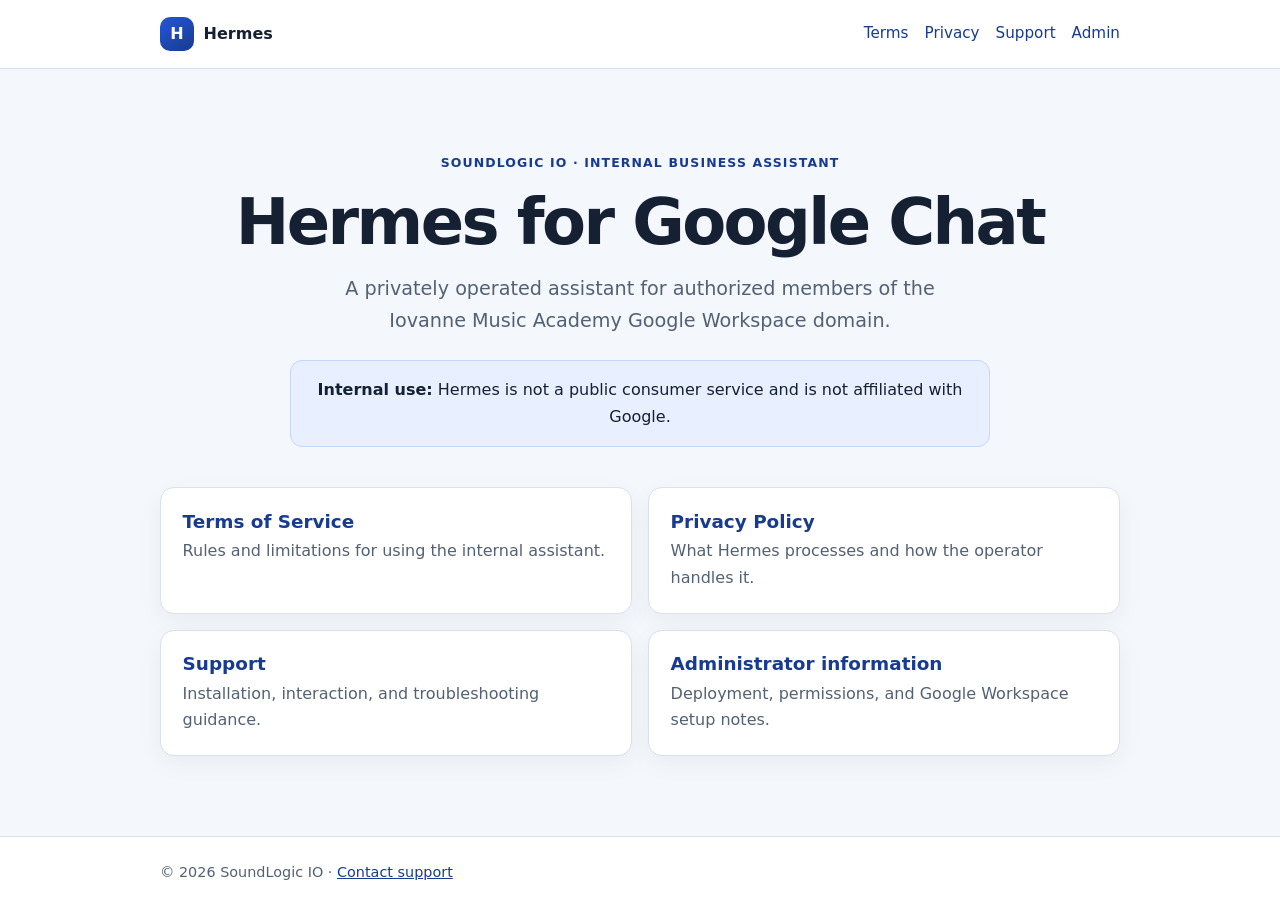
<file: index.html>
<!doctype html>
<html lang="en">
  <head>
    <meta charset="utf-8">
    <meta name="viewport" content="width=device-width, initial-scale=1">
    <meta name="description" content="Terms, privacy, support, and administrator information for the Hermes Google Chat app.">
    <title>Hermes for Google Chat</title>
    <link rel="stylesheet" href="styles.css">
  </head>
  <body>
    <header class="site-header">
      <div class="wrap header-inner">
        <a class="brand" href="./" aria-label="Hermes home"><span class="brand-mark">H</span><span>Hermes</span></a>
        <nav aria-label="Primary navigation">
          <a href="terms/">Terms</a>
          <a href="privacy/">Privacy</a>
          <a href="support/">Support</a>
          <a href="admin/">Admin</a>
        </nav>
      </div>
    </header>

    <main class="wrap page hero">
      <p class="eyebrow">SoundLogic IO · Internal business assistant</p>
      <h1>Hermes for Google Chat</h1>
      <p class="lead">A privately operated assistant for authorized members of the Iovanne Music Academy Google Workspace domain.</p>
      <div class="notice"><strong>Internal use:</strong> Hermes is not a public consumer service and is not affiliated with Google.</div>

      <section class="card-grid" aria-label="Documentation">
        <a class="card" href="terms/"><h2>Terms of Service</h2><p>Rules and limitations for using the internal assistant.</p></a>
        <a class="card" href="privacy/"><h2>Privacy Policy</h2><p>What Hermes processes and how the operator handles it.</p></a>
        <a class="card" href="support/"><h2>Support</h2><p>Installation, interaction, and troubleshooting guidance.</p></a>
        <a class="card" href="admin/"><h2>Administrator information</h2><p>Deployment, permissions, and Google Workspace setup notes.</p></a>
      </section>
    </main>

    <footer class="site-footer"><div class="wrap">© 2026 SoundLogic IO · <a href="mailto:michael@iovannemusicacademy.com">Contact support</a></div></footer>
  </body>
</html>
</file>
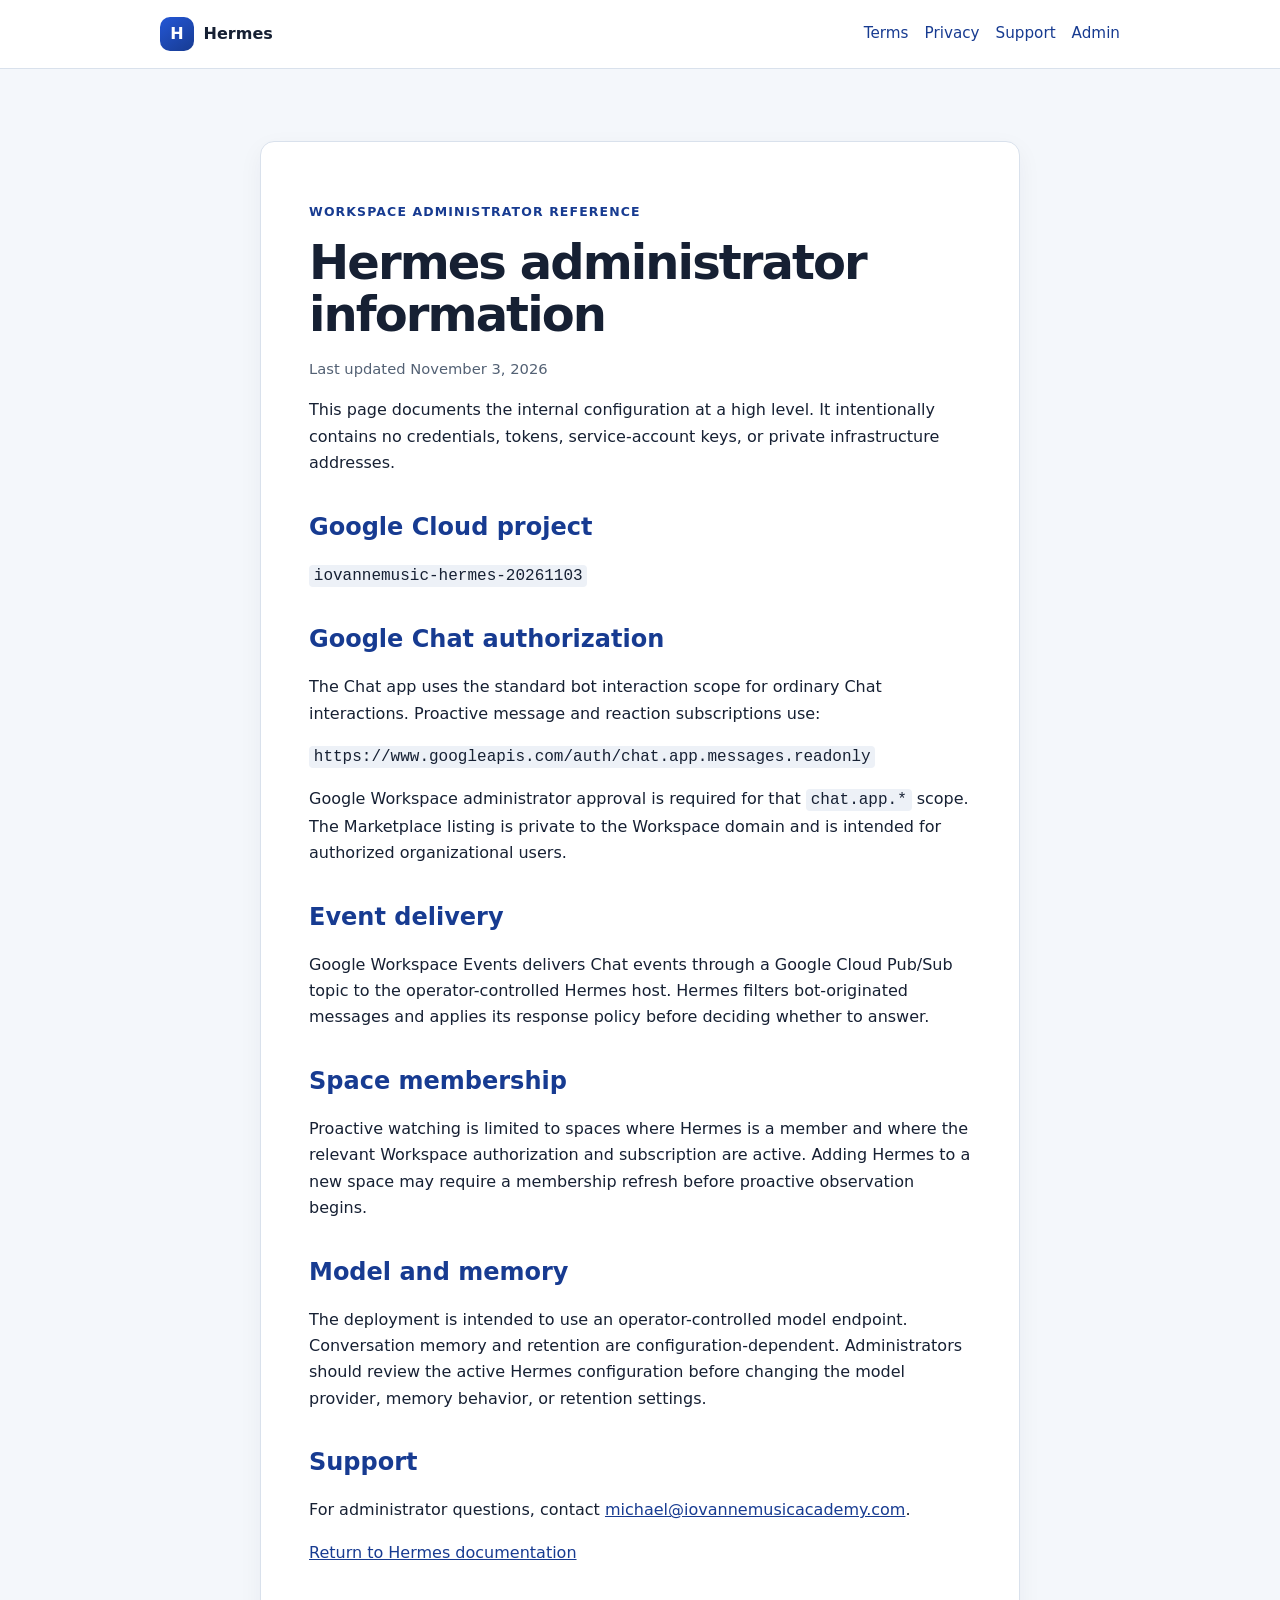
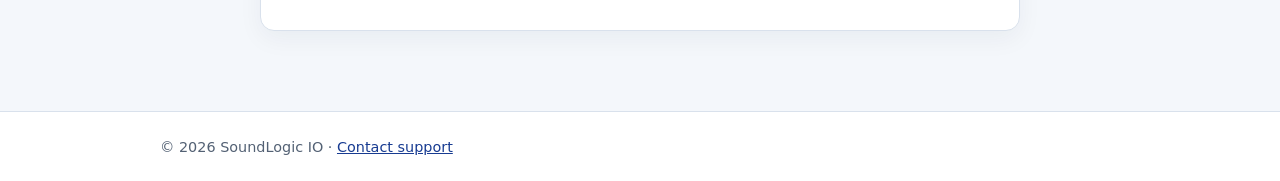
<file: admin/index.html>
<!doctype html>
<html lang="en">
  <head><meta charset="utf-8"><meta name="viewport" content="width=device-width, initial-scale=1"><meta name="description" content="Administrator information for the internal Hermes Google Chat app."><title>Administrator information · Hermes</title><link rel="stylesheet" href="../styles.css"></head>
  <body>
    <header class="site-header"><div class="wrap header-inner"><a class="brand" href="../"><span class="brand-mark">H</span><span>Hermes</span></a><nav aria-label="Primary navigation"><a href="../terms/">Terms</a><a href="../privacy/">Privacy</a><a href="../support/">Support</a><a href="../admin/">Admin</a></nav></div></header>
    <main class="wrap page"><article class="prose">
      <p class="eyebrow">Workspace administrator reference</p><h1>Hermes administrator information</h1><p class="meta">Last updated November 3, 2026</p>
      <p>This page documents the internal configuration at a high level. It intentionally contains no credentials, tokens, service-account keys, or private infrastructure addresses.</p>
      <h2>Google Cloud project</h2><p><code>iovannemusic-hermes-20261103</code></p>
      <h2>Google Chat authorization</h2><p>The Chat app uses the standard bot interaction scope for ordinary Chat interactions. Proactive message and reaction subscriptions use:</p><p><code>https://www.googleapis.com/auth/chat.app.messages.readonly</code></p><p>Google Workspace administrator approval is required for that <code>chat.app.*</code> scope. The Marketplace listing is private to the Workspace domain and is intended for authorized organizational users.</p>
      <h2>Event delivery</h2><p>Google Workspace Events delivers Chat events through a Google Cloud Pub/Sub topic to the operator-controlled Hermes host. Hermes filters bot-originated messages and applies its response policy before deciding whether to answer.</p>
      <h2>Space membership</h2><p>Proactive watching is limited to spaces where Hermes is a member and where the relevant Workspace authorization and subscription are active. Adding Hermes to a new space may require a membership refresh before proactive observation begins.</p>
      <h2>Model and memory</h2><p>The deployment is intended to use an operator-controlled model endpoint. Conversation memory and retention are configuration-dependent. Administrators should review the active Hermes configuration before changing the model provider, memory behavior, or retention settings.</p>
      <h2>Support</h2><p>For administrator questions, contact <a href="mailto:michael@iovannemusicacademy.com">michael@iovannemusicacademy.com</a>.</p>
      <p><a href="../">Return to Hermes documentation</a></p>
    </article></main>
    <footer class="site-footer"><div class="wrap">© 2026 SoundLogic IO · <a href="mailto:michael@iovannemusicacademy.com">Contact support</a></div></footer>
  </body>
</html>
</file>
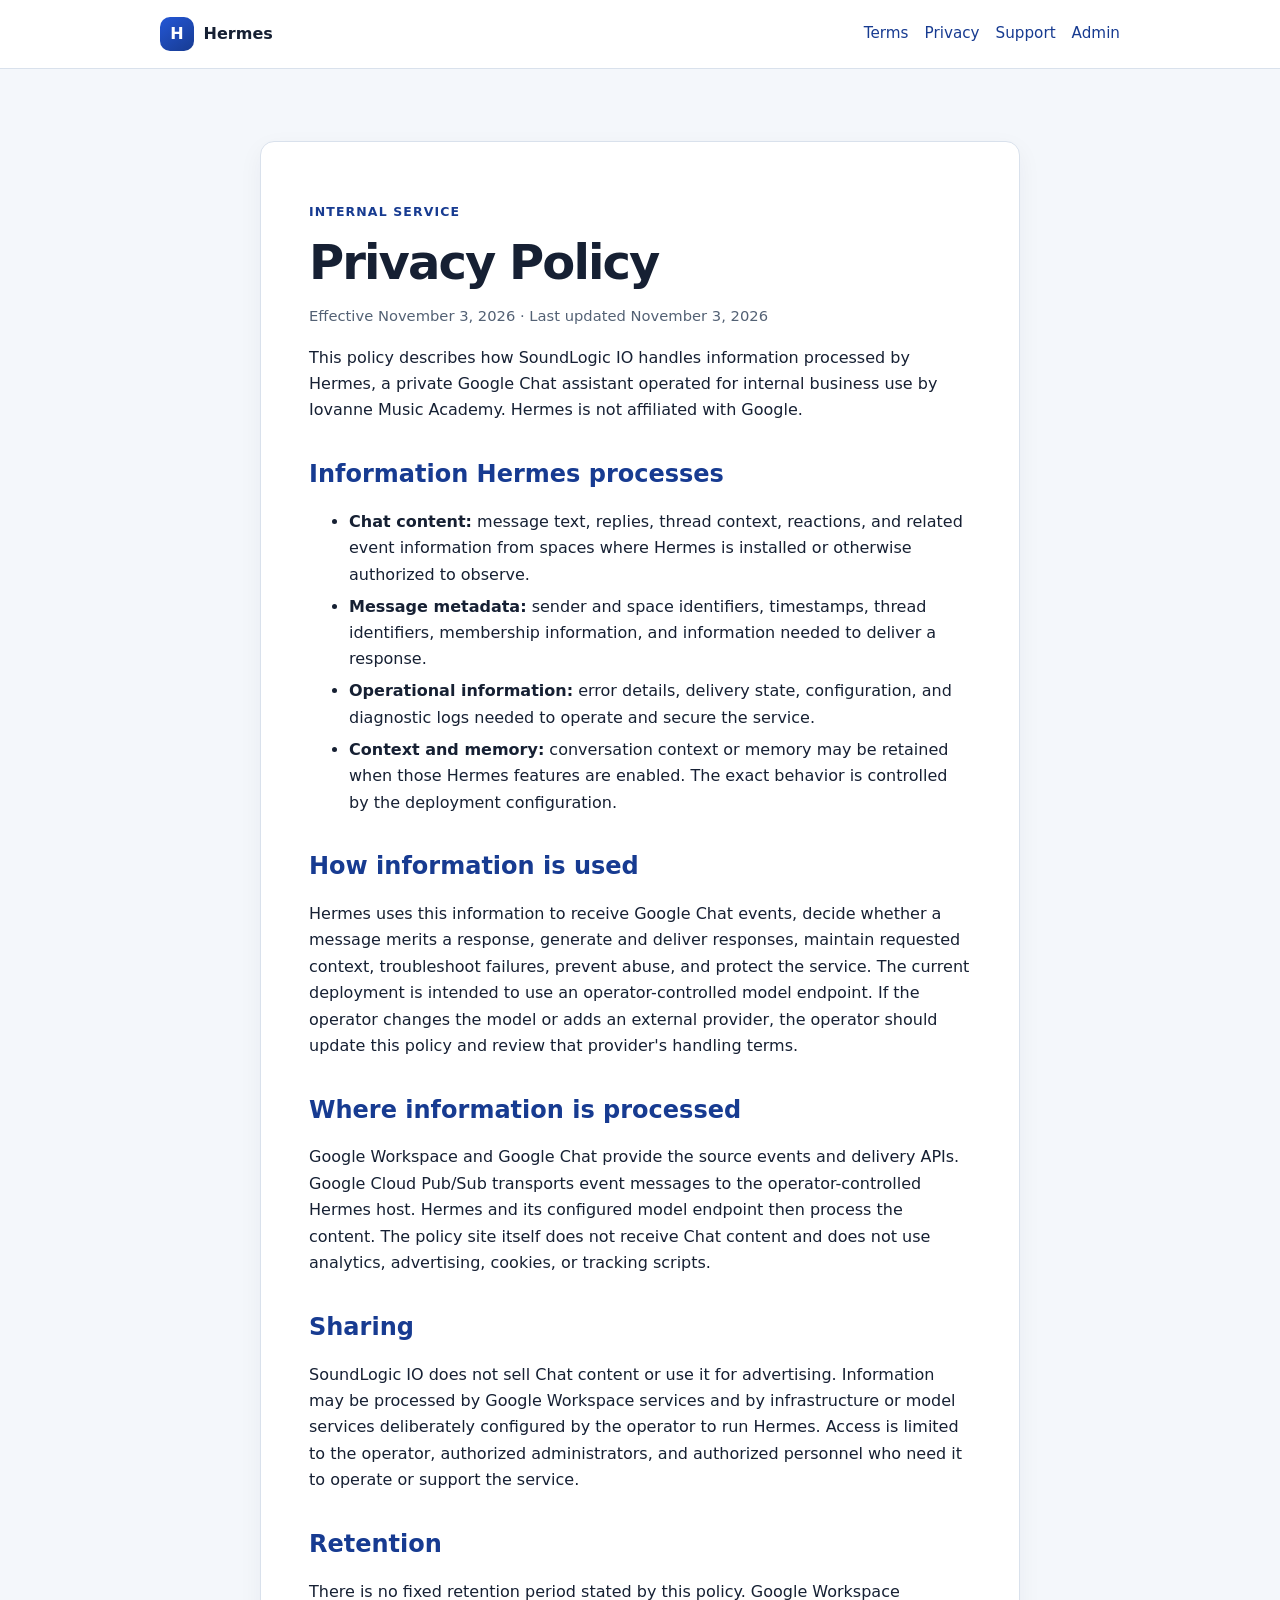
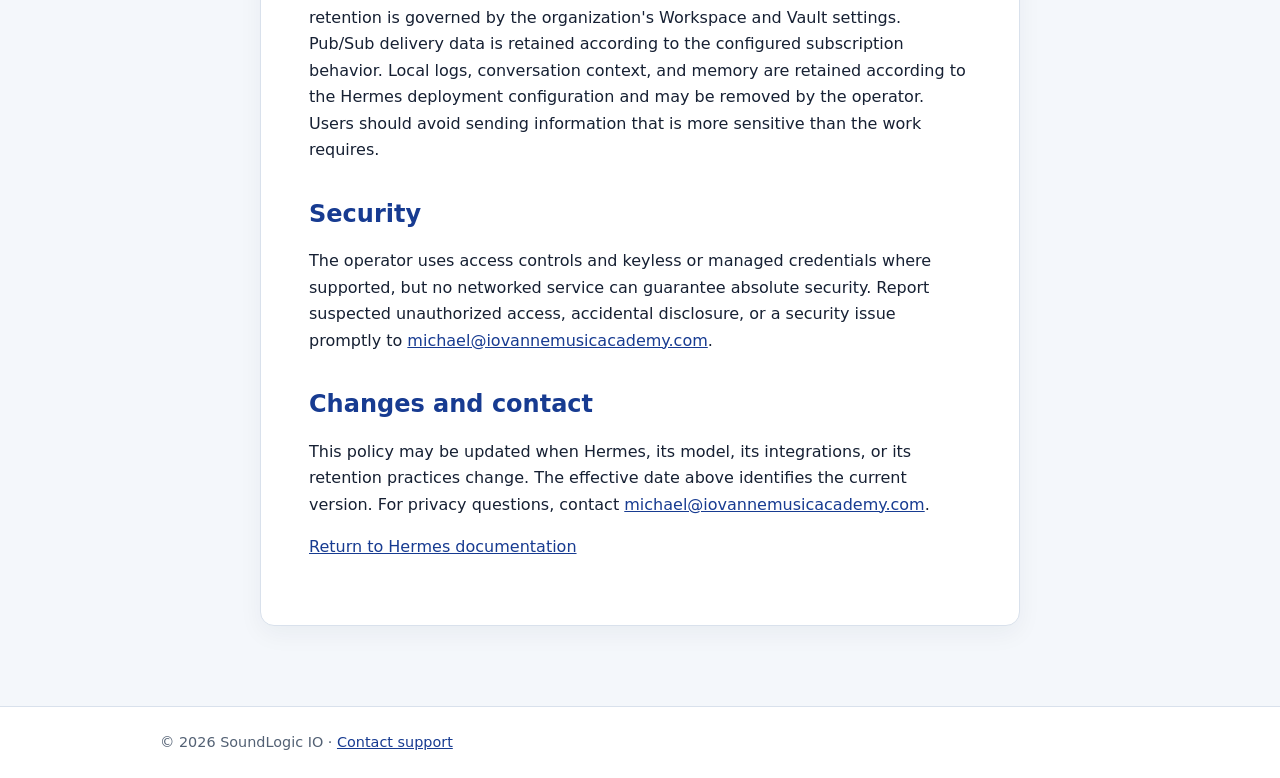
<file: privacy/index.html>
<!doctype html>
<html lang="en">
  <head><meta charset="utf-8"><meta name="viewport" content="width=device-width, initial-scale=1"><meta name="description" content="Privacy Policy for the internal Hermes Google Chat app."><title>Privacy Policy · Hermes</title><link rel="stylesheet" href="../styles.css"></head>
  <body>
    <header class="site-header"><div class="wrap header-inner"><a class="brand" href="../"><span class="brand-mark">H</span><span>Hermes</span></a><nav aria-label="Primary navigation"><a href="../terms/">Terms</a><a href="../privacy/">Privacy</a><a href="../support/">Support</a><a href="../admin/">Admin</a></nav></div></header>
    <main class="wrap page"><article class="prose">
      <p class="eyebrow">Internal service</p><h1>Privacy Policy</h1><p class="meta">Effective November 3, 2026 · Last updated November 3, 2026</p>
      <p>This policy describes how SoundLogic IO handles information processed by Hermes, a private Google Chat assistant operated for internal business use by Iovanne Music Academy. Hermes is not affiliated with Google.</p>
      <h2>Information Hermes processes</h2><ul><li><strong>Chat content:</strong> message text, replies, thread context, reactions, and related event information from spaces where Hermes is installed or otherwise authorized to observe.</li><li><strong>Message metadata:</strong> sender and space identifiers, timestamps, thread identifiers, membership information, and information needed to deliver a response.</li><li><strong>Operational information:</strong> error details, delivery state, configuration, and diagnostic logs needed to operate and secure the service.</li><li><strong>Context and memory:</strong> conversation context or memory may be retained when those Hermes features are enabled. The exact behavior is controlled by the deployment configuration.</li></ul>
      <h2>How information is used</h2><p>Hermes uses this information to receive Google Chat events, decide whether a message merits a response, generate and deliver responses, maintain requested context, troubleshoot failures, prevent abuse, and protect the service. The current deployment is intended to use an operator-controlled model endpoint. If the operator changes the model or adds an external provider, the operator should update this policy and review that provider's handling terms.</p>
      <h2>Where information is processed</h2><p>Google Workspace and Google Chat provide the source events and delivery APIs. Google Cloud Pub/Sub transports event messages to the operator-controlled Hermes host. Hermes and its configured model endpoint then process the content. The policy site itself does not receive Chat content and does not use analytics, advertising, cookies, or tracking scripts.</p>
      <h2>Sharing</h2><p>SoundLogic IO does not sell Chat content or use it for advertising. Information may be processed by Google Workspace services and by infrastructure or model services deliberately configured by the operator to run Hermes. Access is limited to the operator, authorized administrators, and authorized personnel who need it to operate or support the service.</p>
      <h2>Retention</h2><p>There is no fixed retention period stated by this policy. Google Workspace retention is governed by the organization's Workspace and Vault settings. Pub/Sub delivery data is retained according to the configured subscription behavior. Local logs, conversation context, and memory are retained according to the Hermes deployment configuration and may be removed by the operator. Users should avoid sending information that is more sensitive than the work requires.</p>
      <h2>Security</h2><p>The operator uses access controls and keyless or managed credentials where supported, but no networked service can guarantee absolute security. Report suspected unauthorized access, accidental disclosure, or a security issue promptly to <a href="mailto:michael@iovannemusicacademy.com">michael@iovannemusicacademy.com</a>.</p>
      <h2>Changes and contact</h2><p>This policy may be updated when Hermes, its model, its integrations, or its retention practices change. The effective date above identifies the current version. For privacy questions, contact <a href="mailto:michael@iovannemusicacademy.com">michael@iovannemusicacademy.com</a>.</p>
      <p><a href="../">Return to Hermes documentation</a></p>
    </article></main>
    <footer class="site-footer"><div class="wrap">© 2026 SoundLogic IO · <a href="mailto:michael@iovannemusicacademy.com">Contact support</a></div></footer>
  </body>
</html>
</file>
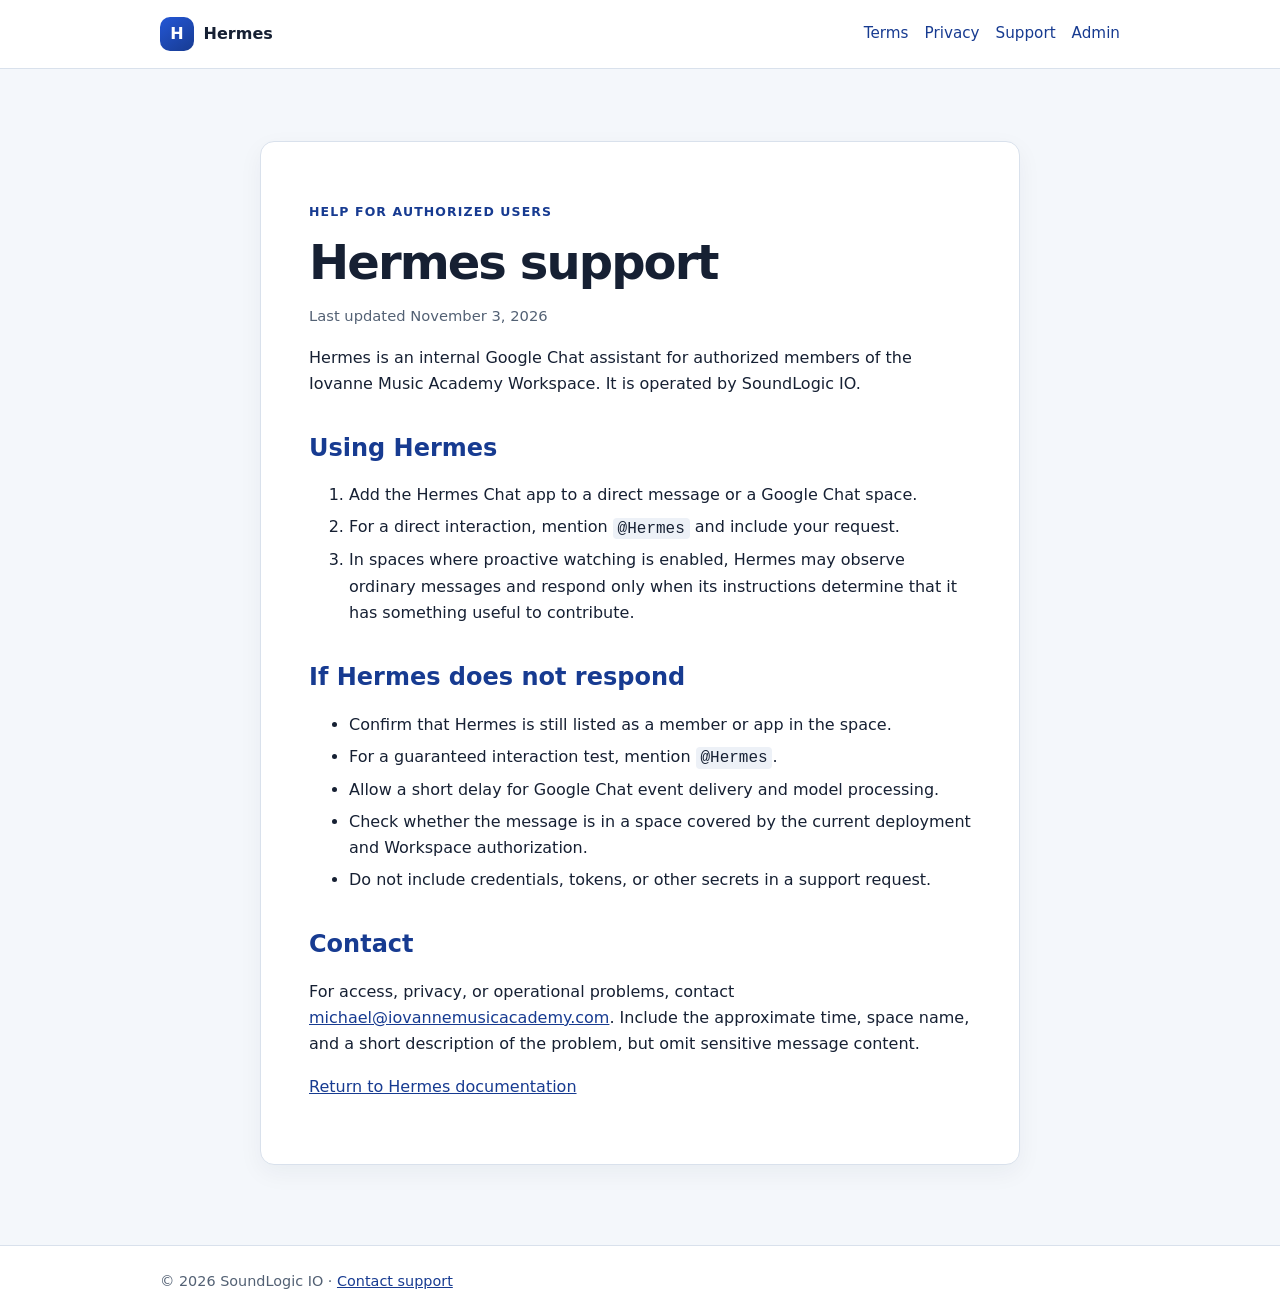
<file: support/index.html>
<!doctype html>
<html lang="en">
  <head><meta charset="utf-8"><meta name="viewport" content="width=device-width, initial-scale=1"><meta name="description" content="Support information for the internal Hermes Google Chat app."><title>Support · Hermes</title><link rel="stylesheet" href="../styles.css"></head>
  <body>
    <header class="site-header"><div class="wrap header-inner"><a class="brand" href="../"><span class="brand-mark">H</span><span>Hermes</span></a><nav aria-label="Primary navigation"><a href="../terms/">Terms</a><a href="../privacy/">Privacy</a><a href="../support/">Support</a><a href="../admin/">Admin</a></nav></div></header>
    <main class="wrap page"><article class="prose">
      <p class="eyebrow">Help for authorized users</p><h1>Hermes support</h1><p class="meta">Last updated November 3, 2026</p>
      <p>Hermes is an internal Google Chat assistant for authorized members of the Iovanne Music Academy Workspace. It is operated by SoundLogic IO.</p>
      <h2>Using Hermes</h2><ol><li>Add the Hermes Chat app to a direct message or a Google Chat space.</li><li>For a direct interaction, mention <code>@Hermes</code> and include your request.</li><li>In spaces where proactive watching is enabled, Hermes may observe ordinary messages and respond only when its instructions determine that it has something useful to contribute.</li></ol>
      <h2>If Hermes does not respond</h2><ul><li>Confirm that Hermes is still listed as a member or app in the space.</li><li>For a guaranteed interaction test, mention <code>@Hermes</code>.</li><li>Allow a short delay for Google Chat event delivery and model processing.</li><li>Check whether the message is in a space covered by the current deployment and Workspace authorization.</li><li>Do not include credentials, tokens, or other secrets in a support request.</li></ul>
      <h2>Contact</h2><p>For access, privacy, or operational problems, contact <a href="mailto:michael@iovannemusicacademy.com">michael@iovannemusicacademy.com</a>. Include the approximate time, space name, and a short description of the problem, but omit sensitive message content.</p>
      <p><a href="../">Return to Hermes documentation</a></p>
    </article></main>
    <footer class="site-footer"><div class="wrap">© 2026 SoundLogic IO · <a href="mailto:michael@iovannemusicacademy.com">Contact support</a></div></footer>
  </body>
</html>
</file>
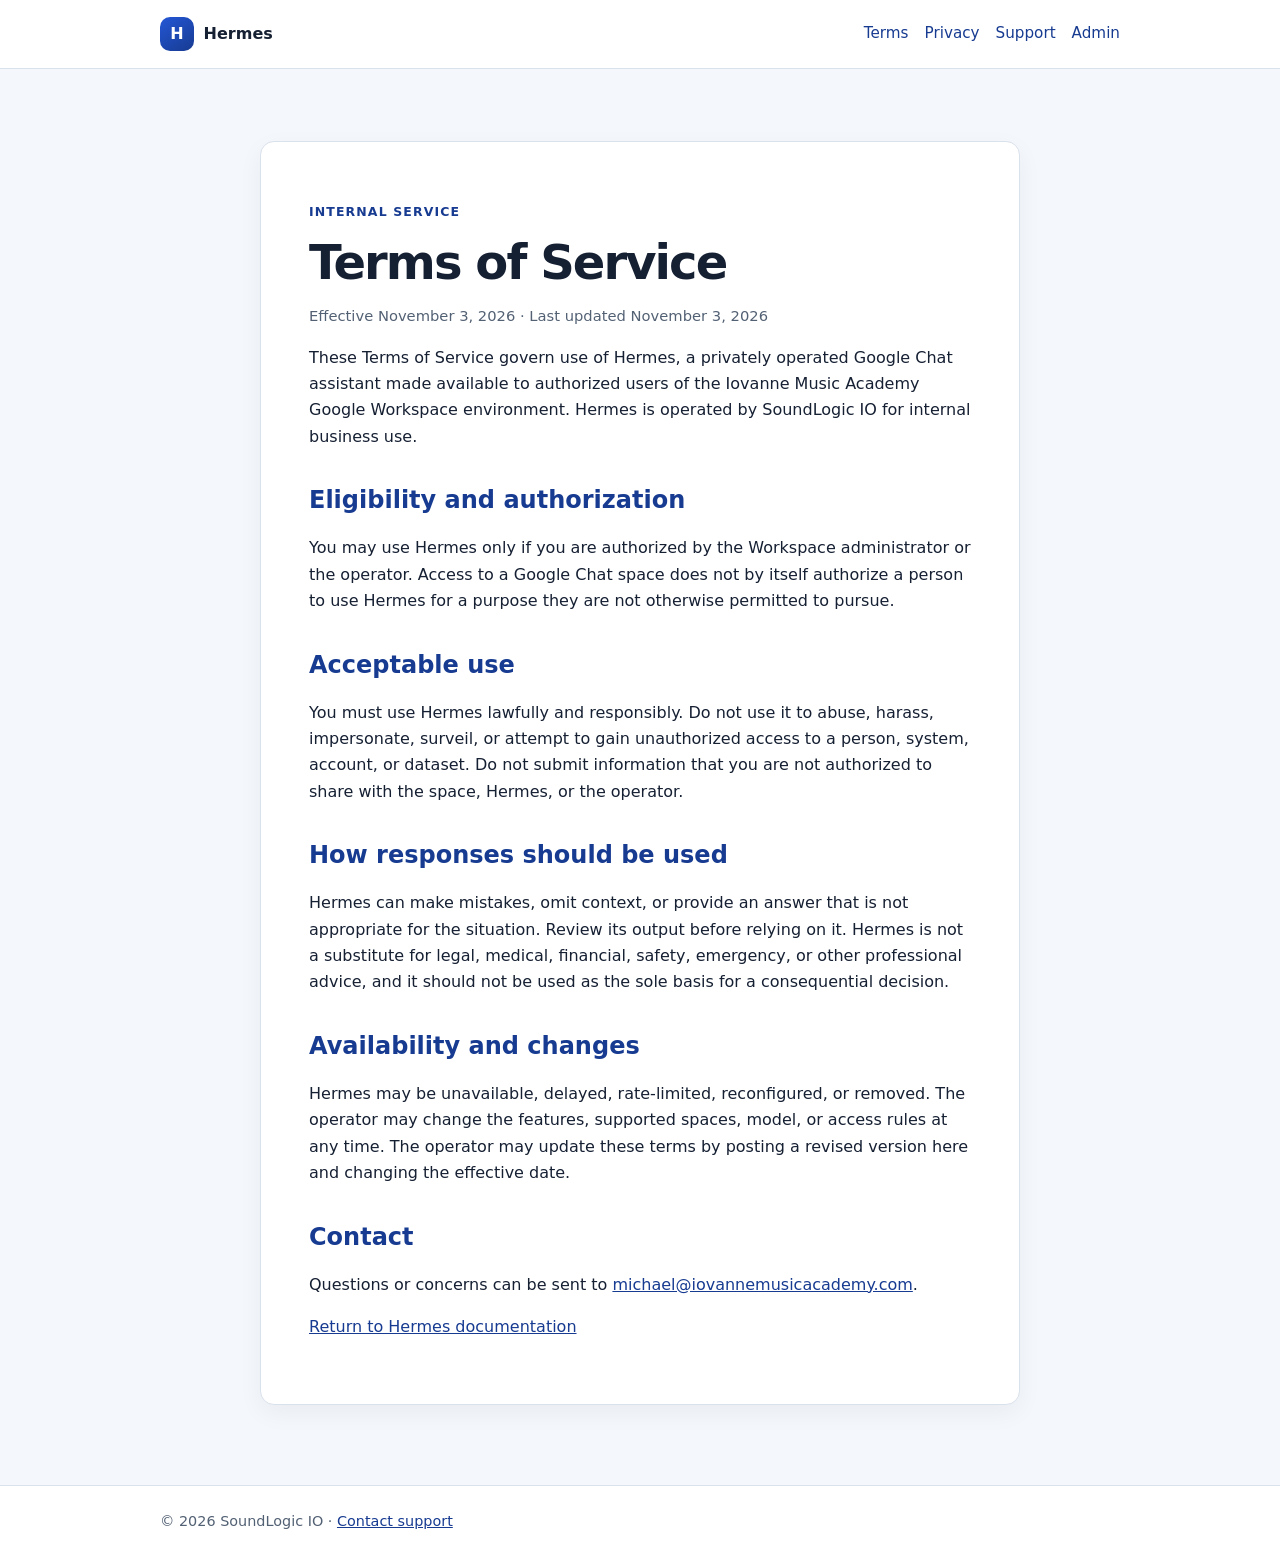
<file: terms/index.html>
<!doctype html>
<html lang="en">
  <head><meta charset="utf-8"><meta name="viewport" content="width=device-width, initial-scale=1"><meta name="description" content="Terms of Service for the internal Hermes Google Chat app."><title>Terms of Service · Hermes</title><link rel="stylesheet" href="../styles.css"></head>
  <body>
    <header class="site-header"><div class="wrap header-inner"><a class="brand" href="../"><span class="brand-mark">H</span><span>Hermes</span></a><nav aria-label="Primary navigation"><a href="../terms/">Terms</a><a href="../privacy/">Privacy</a><a href="../support/">Support</a><a href="../admin/">Admin</a></nav></div></header>
    <main class="wrap page"><article class="prose">
      <p class="eyebrow">Internal service</p><h1>Terms of Service</h1><p class="meta">Effective November 3, 2026 · Last updated November 3, 2026</p>
      <p>These Terms of Service govern use of Hermes, a privately operated Google Chat assistant made available to authorized users of the Iovanne Music Academy Google Workspace environment. Hermes is operated by SoundLogic IO for internal business use.</p>
      <h2>Eligibility and authorization</h2><p>You may use Hermes only if you are authorized by the Workspace administrator or the operator. Access to a Google Chat space does not by itself authorize a person to use Hermes for a purpose they are not otherwise permitted to pursue.</p>
      <h2>Acceptable use</h2><p>You must use Hermes lawfully and responsibly. Do not use it to abuse, harass, impersonate, surveil, or attempt to gain unauthorized access to a person, system, account, or dataset. Do not submit information that you are not authorized to share with the space, Hermes, or the operator.</p>
      <h2>How responses should be used</h2><p>Hermes can make mistakes, omit context, or provide an answer that is not appropriate for the situation. Review its output before relying on it. Hermes is not a substitute for legal, medical, financial, safety, emergency, or other professional advice, and it should not be used as the sole basis for a consequential decision.</p>
      <h2>Availability and changes</h2><p>Hermes may be unavailable, delayed, rate-limited, reconfigured, or removed. The operator may change the features, supported spaces, model, or access rules at any time. The operator may update these terms by posting a revised version here and changing the effective date.</p>
      <h2>Contact</h2><p>Questions or concerns can be sent to <a href="mailto:michael@iovannemusicacademy.com">michael@iovannemusicacademy.com</a>.</p>
      <p><a href="../">Return to Hermes documentation</a></p>
    </article></main>
    <footer class="site-footer"><div class="wrap">© 2026 SoundLogic IO · <a href="mailto:michael@iovannemusicacademy.com">Contact support</a></div></footer>
  </body>
</html>
</file>
<file: styles.css>
:root {
  color-scheme: light;
  --ink: #162033;
  --muted: #536174;
  --line: #d9e1ec;
  --surface: #ffffff;
  --wash: #f4f7fb;
  --accent: #2457d6;
  --accent-dark: #173b91;
}

* { box-sizing: border-box; }
html { scroll-behavior: smooth; }
body { margin: 0; color: var(--ink); background: var(--wash); font: 16px/1.65 system-ui, -apple-system, BlinkMacSystemFont, "Segoe UI", sans-serif; }
a { color: var(--accent-dark); }
a:hover { color: var(--accent); }
.wrap { width: min(100% - 2rem, 960px); margin: 0 auto; }
.site-header { background: var(--surface); border-bottom: 1px solid var(--line); }
.header-inner { min-height: 68px; display: flex; align-items: center; justify-content: space-between; gap: 1rem; }
.brand { color: var(--ink); text-decoration: none; font-weight: 750; display: inline-flex; align-items: center; gap: .6rem; }
.brand-mark { display: inline-grid; place-items: center; width: 34px; height: 34px; border-radius: 10px; color: white; background: linear-gradient(145deg, var(--accent), var(--accent-dark)); font-weight: 800; }
nav { display: flex; flex-wrap: wrap; gap: 1rem; }
nav a { text-decoration: none; font-size: .95rem; }
.page { padding: 4.5rem 0 5rem; }
.hero { text-align: center; }
.eyebrow { color: var(--accent-dark); text-transform: uppercase; letter-spacing: .09em; font-size: .78rem; font-weight: 750; }
h1 { margin: .5rem 0 1rem; font-size: clamp(2.25rem, 6vw, 4rem); line-height: 1.1; letter-spacing: -.04em; }
h2 { line-height: 1.25; }
.lead { max-width: 650px; margin: 0 auto 1.5rem; color: var(--muted); font-size: 1.2rem; }
.notice { max-width: 700px; margin: 1.5rem auto 0; padding: 1rem 1.25rem; background: #e8efff; border: 1px solid #c5d5ff; border-radius: 12px; }
.card-grid { display: grid; grid-template-columns: repeat(2, minmax(0, 1fr)); gap: 1rem; margin-top: 2.5rem; text-align: left; }
.card { display: block; color: inherit; text-decoration: none; background: var(--surface); border: 1px solid var(--line); border-radius: 14px; padding: 1.35rem; box-shadow: 0 8px 24px rgba(22, 32, 51, .05); }
.card:hover { border-color: #9eb6ed; transform: translateY(-1px); }
.card h2 { color: var(--accent-dark); margin: 0 0 .35rem; font-size: 1.15rem; }
.card p { color: var(--muted); margin: 0; }
.prose { max-width: 760px; margin: 0 auto; background: var(--surface); border: 1px solid var(--line); border-radius: 14px; padding: clamp(1.35rem, 4vw, 3rem); box-shadow: 0 8px 24px rgba(22, 32, 51, .05); }
.prose h1 { font-size: clamp(2rem, 5vw, 3rem); }
.prose h2 { margin-top: 2.2rem; color: var(--accent-dark); }
.prose li { margin: .35rem 0; }
.meta { color: var(--muted); font-size: .92rem; }
.site-footer { border-top: 1px solid var(--line); background: var(--surface); color: var(--muted); padding: 1.5rem 0; font-size: .9rem; }
code { background: #edf1f7; padding: .12em .3em; border-radius: 4px; }
pre { overflow-x: auto; padding: 1rem; background: #172033; color: #eff4ff; border-radius: 10px; }
@media (max-width: 650px) {
  .header-inner { align-items: flex-start; flex-direction: column; padding: 1rem 0; }
  .card-grid { grid-template-columns: 1fr; }
  .page { padding-top: 2.5rem; }
}
</file>
